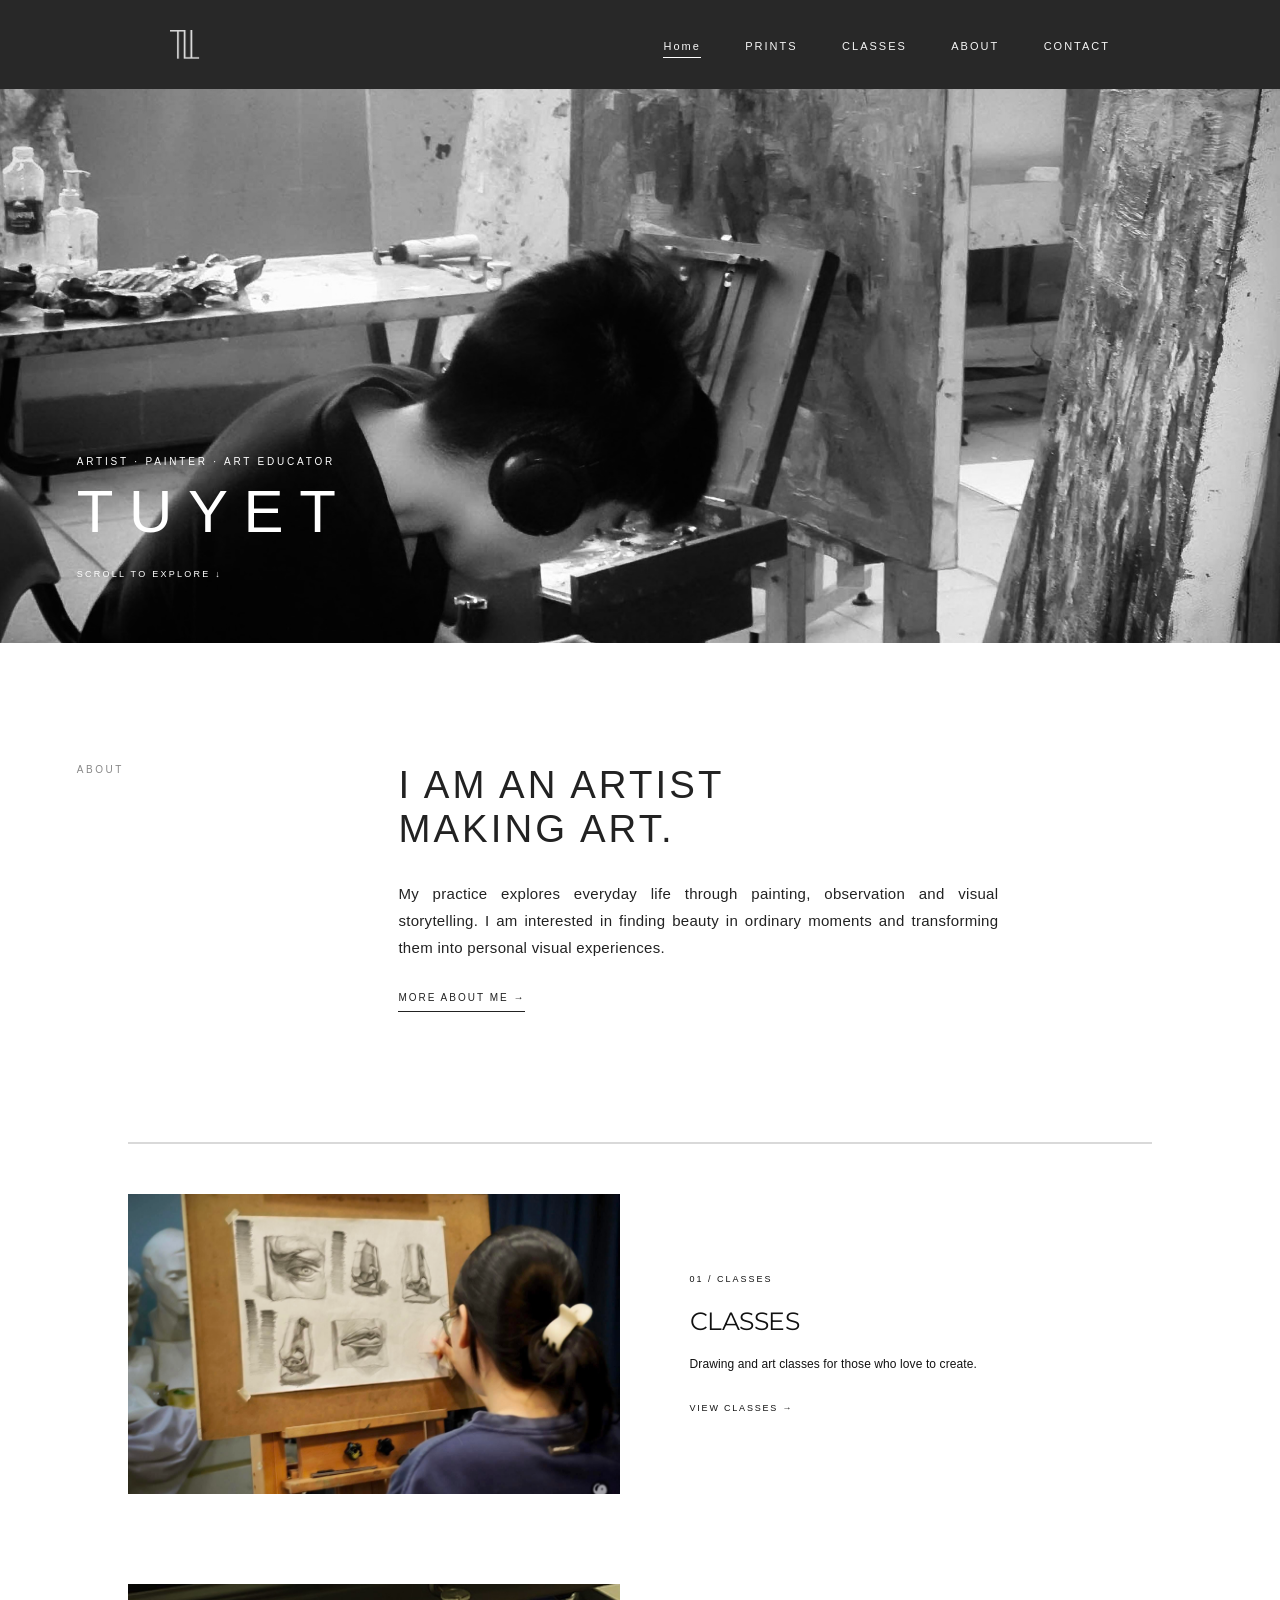
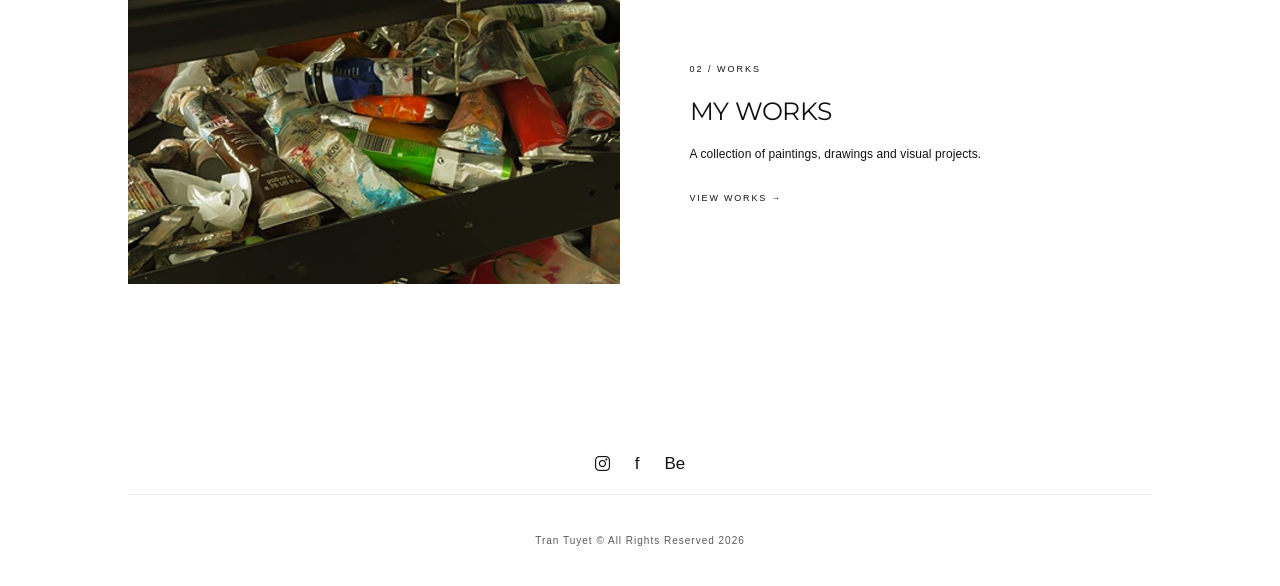
<file: index.html>
<head>
  <meta charset="UTF-8">
  <meta name="viewport" content="width=device-width, initial-scale=1.0">
  <title>T U Y E T</title>
  <link rel="icon" type="image/png" href="image/Group 9.png">
  <link href="https://fonts.googleapis.com/css2?family=Montserrat:wght@300;400;500;600&display=swap" rel="stylesheet">
  <link href="https://cdnjs.cloudflare.com/ajax/libs/font-awesome/6.0.0/css/all.min.css" rel="stylesheet">
  <link rel="stylesheet" href="style5.css">
</head>
<body>
  <div class="overlay" id="overlay"></div>
  <nav class="header">
    <a href="index.html">
    <img src="image/Group 9.png" alt="Logo" class="logo">
</a>
    <div class="menu">
      <a href="index.html" class="menu-link" data-link="#home">Home</a>
     <a href="prints.html" class="menu-link" data-link="#print">PRINTS</a>
      <a href="Classes.html" class="menu-link" data-link="#contact">CLASSES</a>
      <a href="about.html" class="menu-link" data-link="#about">ABOUT</a>
      <a href="contact.html" class="menu-link" data-link="#contact">CONTACT</a>
    </div>
    <div class="bars" onclick="toggleMenu()">
      <i id="menuIcon" class="fa-solid fa-bars-staggered"></i>
    </div>
  </nav>
  <nav class="sidebar" id="sidebar">
      <a href="index.html" class="menu-link" data-link="#home">Home</a>
   <a href="prints.html" class="menu-link" data-link="#print">PRINTS</a>
    <a href="Classes.html" class="menu-link" data-link="#contact">CLASSES</a>
    <a href="about.html" class="menu-link" data-link="#about">ABOUT</a>
    <a href="contact.html" class="menu-link" data-link="#contact">CONTACT</a>
  </nav>
  <script src="bars.js"></script>
  <script src="link.js"></script>
  <script src="script.js"></script>
  <script src="anh.js"></script>
 
<section class="hero">

    <img
        class="hero-img"
        src="image/IMG_8852 4.jpg"
        alt="Tran Tuyet"
    >

    <div class="hero-content">
        <p class="hero-subtitle">
            ARTIST · PAINTER · ART EDUCATOR
        </p>

        <h1>T U Y E T</h1>

        <p class="hero-scroll">
            SCROLL TO EXPLORE ↓
        </p>
    </div>

</section>
<section class="about-intro">

    <div class="about-label">
        ABOUT
    </div>

    <div class="about-text">
        <h2>I AM AN ARTIST<br>
            MAKING ART.
        </h2>

        <p>
            My practice explores everyday life through painting,
            observation and visual storytelling. I am interested in
            finding beauty in ordinary moments and transforming them
            into personal visual experiences.
        </p>

        <a href="about.html" class="about-link">
            MORE ABOUT ME →
        </a>
    </div>

</section>

<div class="about-links">

    <a href="Classes.html" class="about-card">
        <div class="about-image">
            <img src="image/606027083_901780532274286_6609460865331405833_n.jpg" alt="Classes">
        </div>

        <div class="about-info">
               <small>01 / CLASSES</small>
            <h3>CLASSES</h3>
            <p>Drawing and art classes for those who love to create.</p>
            <span>VIEW CLASSES →</span>
        
        </div>
    </a>

    <a href="prints.html" class="about-card">
        <div class="about-image">
            <img src="image/Group 273.png" alt="My works">
        </div>

        <div class="about-info">
            <small>02 / WORKS</small>
            <h3>MY WORKS</h3>
            <p>A collection of paintings, drawings and visual projects.</p>
            <span>VIEW WORKS →</span>
        </div>
    </a>




<div class="footer-social">

   <a href="https://instagram.com/" target="_blank" aria-label="Instagram">
    <i class="fa-brands fa-instagram"></i>
</a>

    <a href="https://facebook.com/" target="_blank" aria-label="Facebook">
        f
    </a>

    <a href="https://behance.net/" target="_blank" aria-label="Behance">
        Be
    </a>



</div>
    <div class="footer-bottom">
        <span>Tran Tuyet © All Rights Reserved 2026</span>
    </div>

</footer>
</body>
</html>
</file>
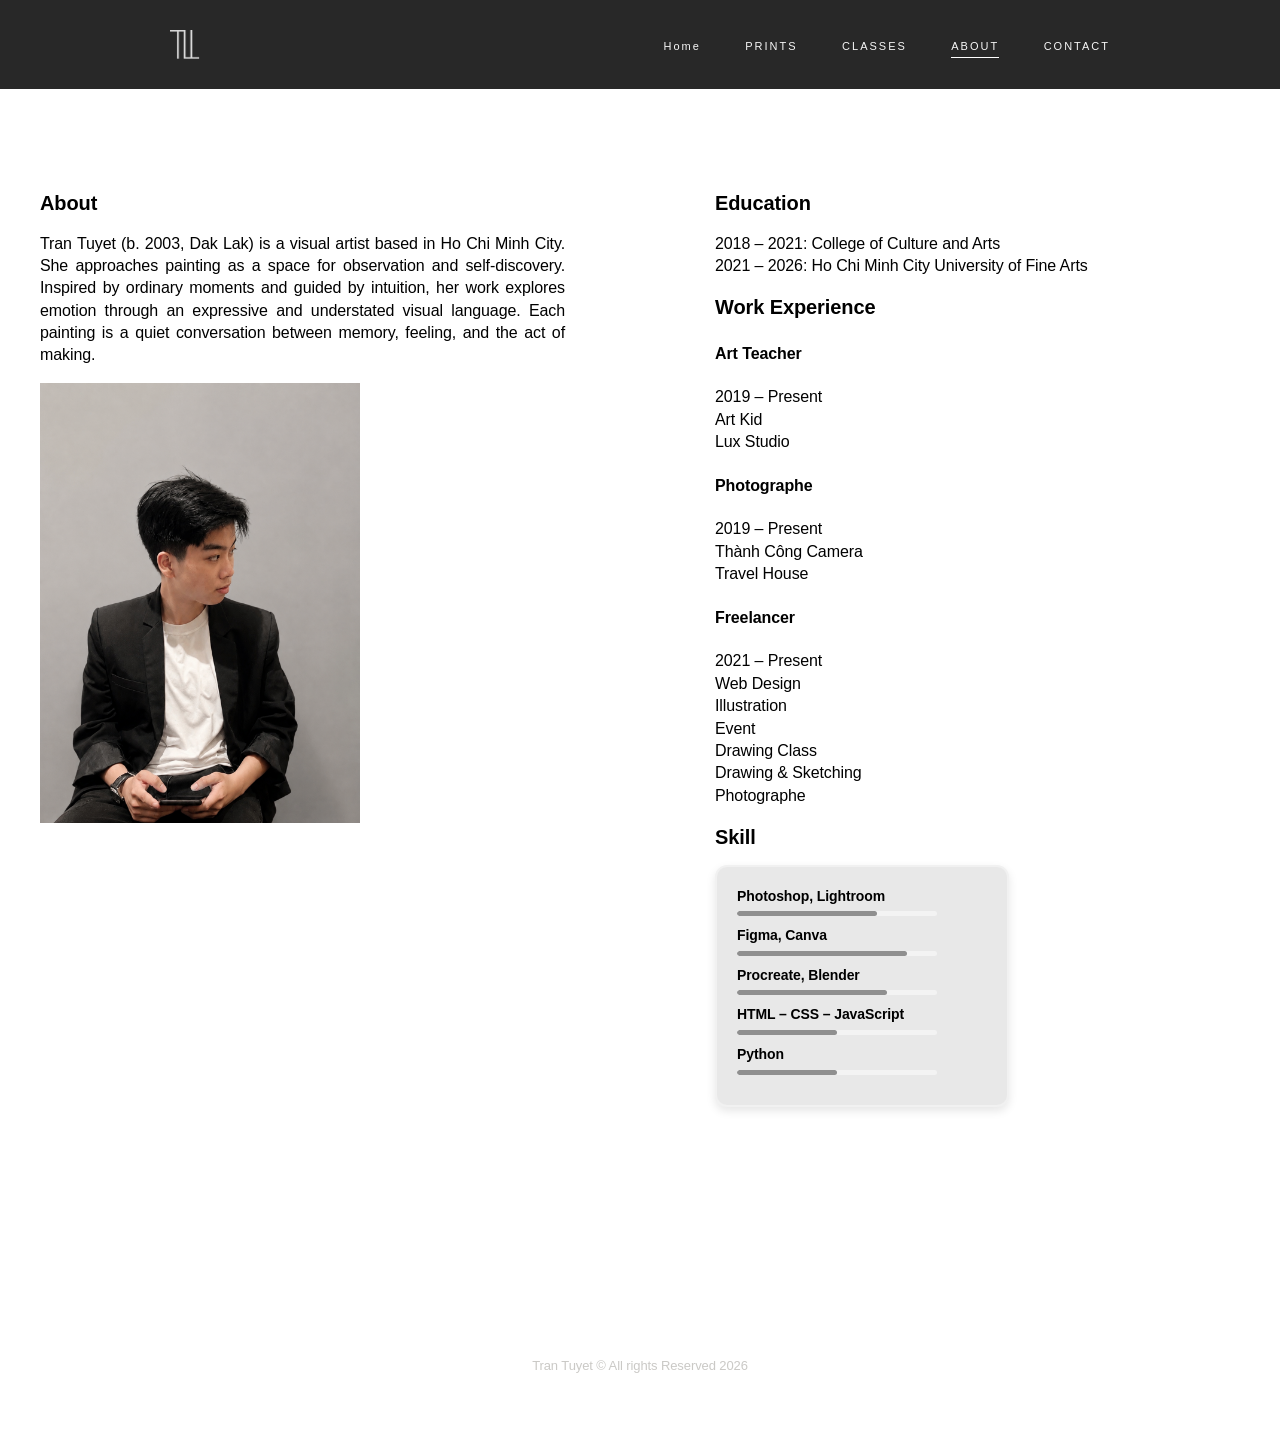
<file: about.html>
<head>
  <meta charset="UTF-8">
  <meta name="viewport" content="width=device-width, initial-scale=1.0">
  <title>T U Y E T</title>
  <link rel="icon" type="image/png" href="image/Group 9.png">
  <link href="https://fonts.googleapis.com/css2?family=Montserrat:wght@300;400;500;600&display=swap" rel="stylesheet">
  <link href="https://cdnjs.cloudflare.com/ajax/libs/font-awesome/6.0.0/css/all.min.css" rel="stylesheet">
  <link rel="stylesheet" href="style1.css">
</head>
<body>
  <div class="overlay" id="overlay"></div>
  <nav class="header">
    <a href="index.html">
    <img src="image/Group 9.png" alt="Logo" class="logo">
</a>
    <div class="menu">
      <a href="index.html" class="menu-link" data-link="#home">Home</a>
     <a href="prints.html" class="menu-link" data-link="#print">PRINTS</a>
      <a href="Classes.html" class="menu-link" data-link="#contact">CLASSES</a>
      <a href="about.html" class="menu-link" data-link="#about">ABOUT</a>
      <a href="contact.html" class="menu-link" data-link="#contact">CONTACT</a>
    </div>
    <div class="bars" onclick="toggleMenu()">
      <i id="menuIcon" class="fa-solid fa-bars-staggered"></i>
    </div>
  </nav>
  <nav class="sidebar" id="sidebar">
      <a href="index.html" class="menu-link" data-link="#home">Home</a>
   <a href="prints.html" class="menu-link" data-link="#print">PRINTS</a>
    <a href="Classes.html" class="menu-link" data-link="#contact">CLASSES</a>
    <a href="about.html" class="menu-link" data-link="#about">ABOUT</a>
    <a href="contact.html" class="menu-link" data-link="#contact">CONTACT</a>
  </nav>
  <script src="bars.js"></script>
  <script src="link.js"></script>
  <script src="script.js"></script>
  <script src="anh.js"></script>
  <main id="app"></main>
  <div class="container">
    <div class="two-column">
      <!-- CỘT TRÁI -->
      <div class="left-column">
        <h1>About</h1>
        <section>
          <p>
            Tran Tuyet (b. 2003, Dak Lak) is a visual artist based in Ho Chi Minh City.
            She approaches painting as a space for observation and self-discovery. Inspired by ordinary moments and
            guided by intuition, her work explores emotion through an expressive and understated visual language.
            Each painting is a quiet conversation between memory, feeling, and the act of making.
          </p>
          <img src="image/7842150A-38E8-41DD-9993-3C2792F6B0D3.PNG" alt="Portrait of Tran Tuyet" class="about-image">
        </section>
      </div>
      <!-- CỘT PHẢI -->
      <div class="right-column">
        <h1>Education</h1>
        <p>
          2018 – 2021: College of Culture and Arts<br>
          2021 – 2026: Ho Chi Minh City University of Fine Arts
        </p>
        <h1>Work Experience</h1>
        <div class="experience-box">
          <div class="experience">
            <h4>Art Teacher</h4>
            <p>
              2019 – Present<br>
              Art Kid<br>
              Lux Studio
            </p>
            <h4>Photographe</h4>
            <p>
              2019 – Present<br>
              Thành Công Camera<br>
              Travel House
            </p>
          </div>
          <div class="experience">
            <h4>Freelancer</h4>
            <p>
              2021 – Present<br>
              Web Design<br>
              Illustration<br>
              Event<br>
              Drawing Class <br>
              Drawing & Sketching <br>
              Photographe<br>
            </p>
          </div>
        </div>
        <h1>Skill</h1>
        <div class="box">
          <div class="skill">
            <span>Photoshop, Lightroom</span>
            <div class="progress">
              <div class="progress-bar" data-percent="70"></div>
            </div>
          </div>
          <div class="skill">
            <span>Figma, Canva</span>
            <div class="progress">
              <div class="progress-bar" data-percent="85"></div>
            </div>
          </div>
          <div class="skill">
            <span>Procreate, Blender</span>
            <div class="progress">
              <div class="progress-bar" data-percent="75"></div>
            </div>
          </div>
          <div class="skill">
            <span>HTML – CSS – JavaScript</span>
            <div class="progress">
              <div class="progress-bar" data-percent="50"></div>
            </div>
          </div>
          <div class="skill">
            <span>Python </span>
            <div class="progress">
              <div class="progress-bar" data-percent="50"></div>
            </div>
          </div>
        </div>
      </div>
    </div>
    </main>
    <footer class="footer">
      Tran Tuyet © All rights Reserved 2026
    </footer>
  </div>
</file>
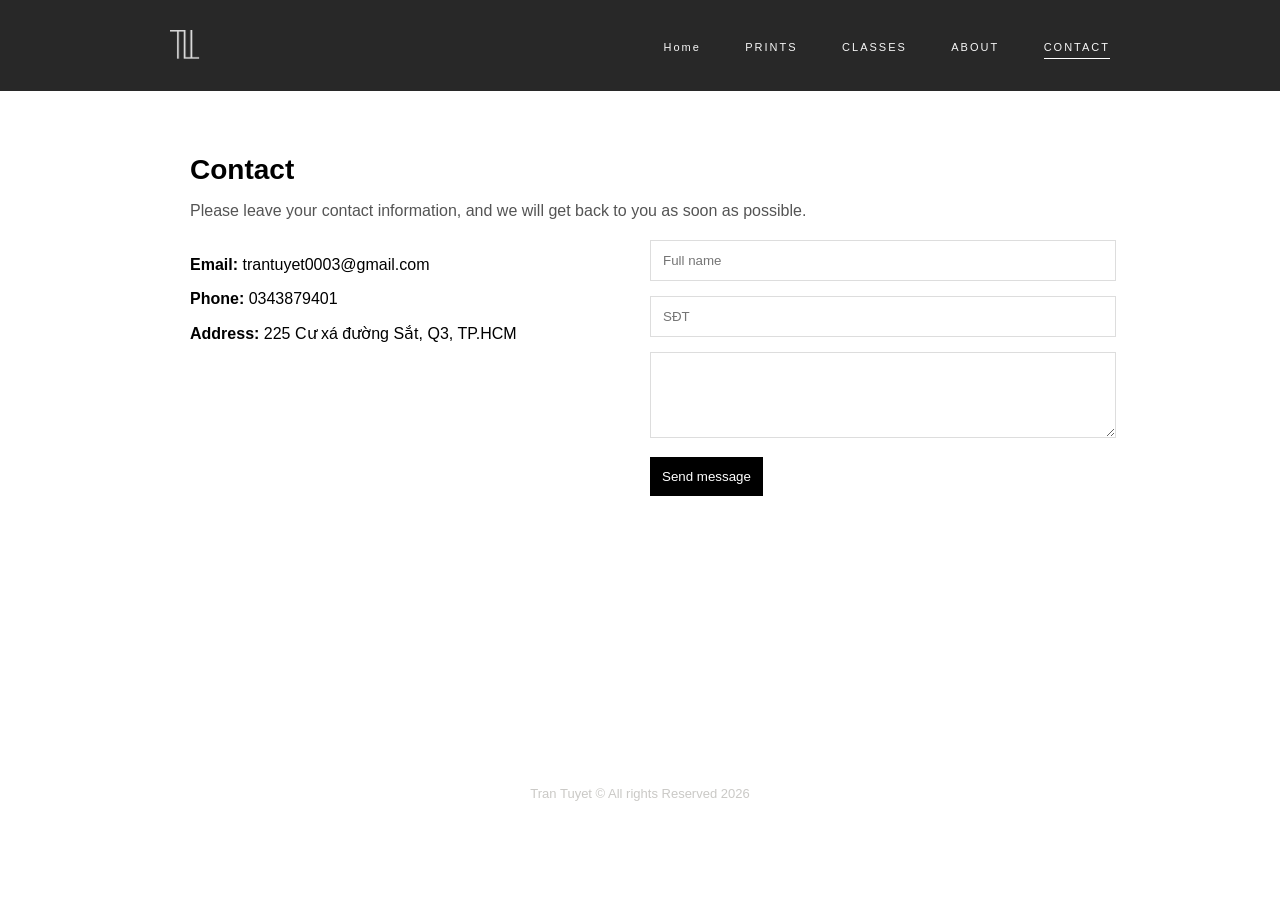
<file: contact.html>
<!DOCTYPE html>
<html lang="vi">
<head>
  <meta charset="UTF-8">
  <meta name="viewport" content="width=device-width, initial-scale=1.0">
  <title>T U Y E T</title>
  <link rel="icon" type="image/png" href="image/Group 9.png">
  <link href="https://fonts.googleapis.com/css2?family=Montserrat:wght@300;400;500;600&display=swap" rel="stylesheet">
  <link href="https://cdnjs.cloudflare.com/ajax/libs/font-awesome/6.0.0/css/all.min.css" rel="stylesheet">
  <link rel="stylesheet" href="style3.css">
</head>
<body>
   <div class="overlay" id="overlay"></div>
  <nav class="header">
    <a href="index.html">
    <img src="image/Group 9.png" alt="Logo" class="logo">
</a>
    <div class="menu">
      <a href="index.html" class="menu-link" data-link="#home">Home</a>
     <a href="prints.html" class="menu-link" data-link="#print">PRINTS</a>
      <a href="Classes.html" class="menu-link" data-link="#contact">CLASSES</a>
      <a href="about.html" class="menu-link" data-link="#about">ABOUT</a>
      <a href="contact.html" class="menu-link" data-link="#contact">CONTACT</a>
    </div>
    <div class="bars" onclick="toggleMenu()">
      <i id="menuIcon" class="fa-solid fa-bars-staggered"></i>
    </div>
  </nav>
  <nav class="sidebar" id="sidebar">
      <a href="index.html" class="menu-link" data-link="#home">Home</a>
   <a href="prints.html" class="menu-link" data-link="#print">PRINTS</a>
    <a href="Classes.html" class="menu-link" data-link="#contact">CLASSES</a>
    <a href="about.html" class="menu-link" data-link="#about">ABOUT</a>
    <a href="contact.html" class="menu-link" data-link="#contact">CONTACT</a>
  </nav>
  <script src="bars.js"></script>
  <script src="link.js"></script>
  <script src="script.js"></script>
  <script src="anh.js"></script>
  <script src="contact.js"></script>
  <!-- CONTACT -->
  <div class="contact-container">
    <h2>Contact</h2>
    <p class="subtitle">
      Please leave your contact information,
      and we will get back to you as soon as possible.
    </p>
    <div class="contact-content">
      <!-- CONTACT INFO -->
      <div class="contact-info">
        <p><strong>Email:</strong> trantuyet0003@gmail.com</p>
        <p><strong>Phone:</strong> 0343879401</p>
        <p><strong>Address:</strong> 225 Cư xá đường Sắt, Q3, TP.HCM</p>
      </div>
      <!-- FORM -->
      <form class="contact-form" id="contactForm">
        <input type="text" id="name" placeholder="Full name" required>
        <input type="SĐT" id="SĐT" placeholder="SĐT" required>
        <textarea id="message" placeholder="Message content" rows="4" required>
        </textarea>
        <button type="submit">
          Send message
        </button>
      </form>
    </div>
  </div>
  <!-- FOOTER -->
  <footer class="footer">
    Tran Tuyet © All rights Reserved 2026
  </footer>

</body>

</html>
</file>
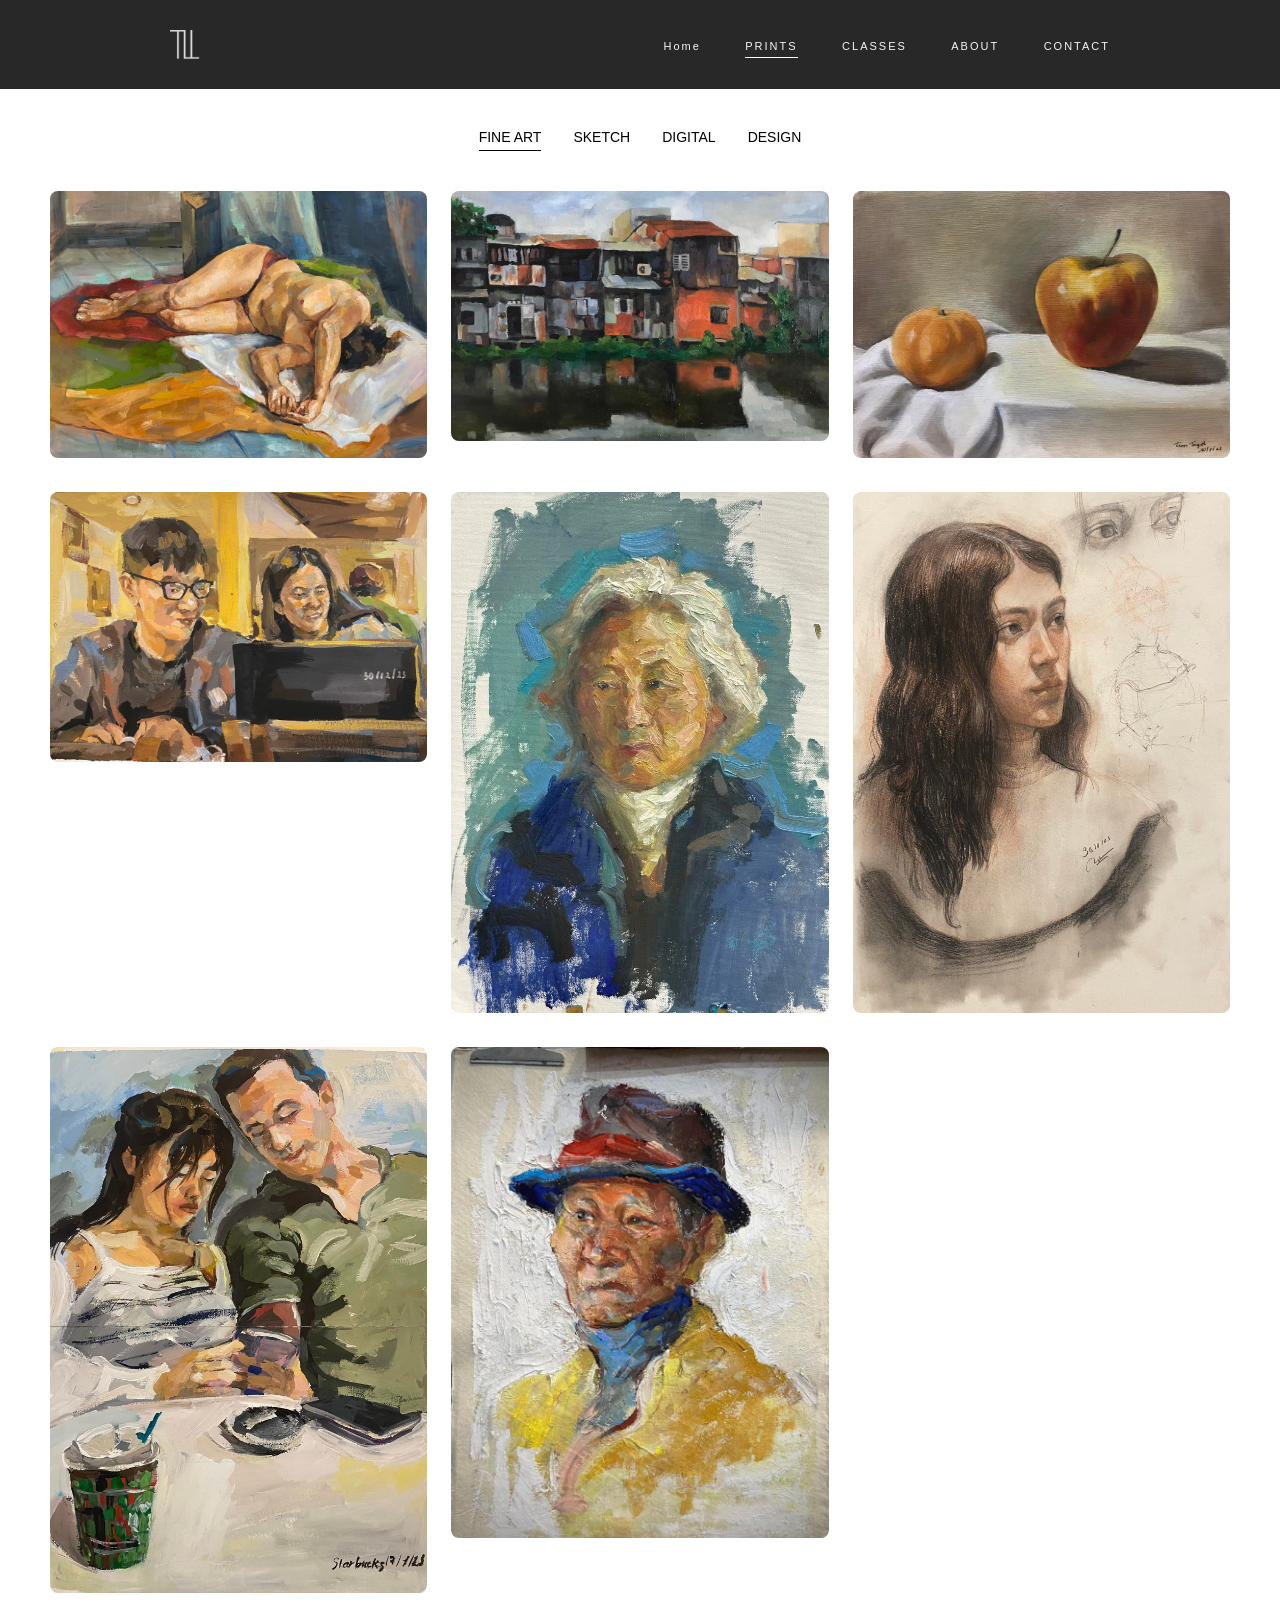
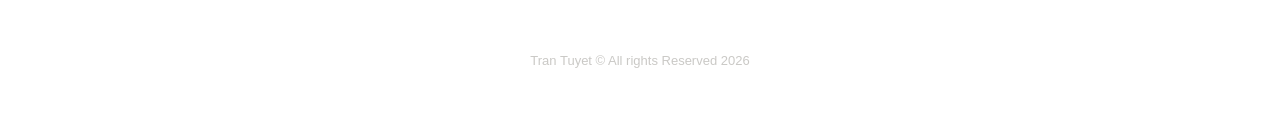
<file: prints.html>
<head>
  <meta charset="UTF-8">
  <meta name="viewport" content="width=device-width, initial-scale=1.0">
  <title>T U Y E T</title>
  <link rel="icon" type="image/png" href="image/Group 9.png">
  <link href="https://fonts.googleapis.com/css2?family=Montserrat:wght@300;400;500;600&display=swap" rel="stylesheet">
  <link href="https://cdnjs.cloudflare.com/ajax/libs/font-awesome/6.0.0/css/all.min.css" rel="stylesheet">
  <link rel="stylesheet" href="style.css">
</head>
<body>
   <div class="overlay" id="overlay"></div>
  <nav class="header">
    <a href="index.html">
    <img src="image/Group 9.png" alt="Logo" class="logo">
</a>
    <div class="menu">
      <a href="index.html" class="menu-link" data-link="#home">Home</a>
     <a href="prints.html" class="menu-link" data-link="#print">PRINTS</a>
      <a href="Classes.html" class="menu-link" data-link="#contact">CLASSES</a>
      <a href="about.html" class="menu-link" data-link="#about">ABOUT</a>
      <a href="contact.html" class="menu-link" data-link="#contact">CONTACT</a>
    </div>
    <div class="bars" onclick="toggleMenu()">
      <i id="menuIcon" class="fa-solid fa-bars-staggered"></i>
    </div>
  </nav>
  <nav class="sidebar" id="sidebar">
      <a href="index.html" class="menu-link" data-link="#home">Home</a>
   <a href="prints.html" class="menu-link" data-link="#print">PRINTS</a>
    <a href="Classes.html" class="menu-link" data-link="#contact">CLASSES</a>
    <a href="about.html" class="menu-link" data-link="#about">ABOUT</a>
    <a href="contact.html" class="menu-link" data-link="#contact">CONTACT</a>
  </nav>
  <script src="bars.js"></script>
  <script src="link.js"></script>
  <script src="script.js"></script>
  <script src="anh.js"></script>
  <div id="google_translate_element"></div>


<script src="https://translate.google.com/translate_a/element.js?cb=googleTranslateElementInit"></script>
  <!-- FILTER BAR -->
  <div class="filter-bar">
    <span class="filter-item active" data-filter="fineart" data-link="index.html">FINE ART</span>
    <span class="filter-item" data-filter="sketch" data-link="sketch.html">SKETCH</span>
    <span class="filter-item" data-filter="digital" data-link="digital.html">DIGITAL</span>
    <span class="filter-item" data-filter="design" data-link="design.html">DESIGN</span>
  </div>
  <!-- GALLERY -->
  <div class="gallery">
    <div class="gallery-item" data-category="photo">
      <div class="img-wrap">
        <img src="image/480322560_935055198749054_2057968793937669233_n.jpg">
      </div>
      <div class="title"></div>
    </div>

    <div class="gallery-item" data-category="photo">
      <div class="img-wrap">
        <img src="image/480319903_934501625471078_4374676311597123511_n.jpg">
      </div>
    </div>
    <div class="gallery-item" data-category="photo">
      <div class="img-wrap">
        <img src="image/480212651_933837428870831_2804884142030493798_n.jpg">
      </div>
    </div>
    <div class="gallery-item" data-category="photo">
      <div class="img-wrap">
        <img src="image/485179043_957050726549501_4429113555703105779_n.jpg">
      </div>
    </div>
    <div class="gallery-item" data-category="print">
      <div class="img-wrap">
        <img src="image/540514131_1079661067621799_6792637937605789233_n.jpg">
      </div>
      <div class="title"></div>
    </div>
    <div class="gallery-item" data-category="design">
      <div class="img-wrap">
        <img src="image/480683274_935413478713226_5068950776820447349_n 1.png">
      </div>
      <div class="title"></div>
    </div>
    <div class="gallery-item" data-category="photo">
      <div class="img-wrap">
        <img src="486000904_957050783216162_703529819010156306_n.jpg">
      </div>
      <div class="title"></div>
    </div>
    <div class="gallery-item" data-category="photo">
      <div class="img-wrap">
        <img src="image/538190374_1072871264967446_4287590104530276210_n.jpg">
      </div>
      <div class="title"></div>
    </div>
  </div>
  </div>
  </div>
  </div>
  <footer class="footer">
    Tran Tuyet © All rights Reserved 2026
  </footer>
</body>
</html>
</file>
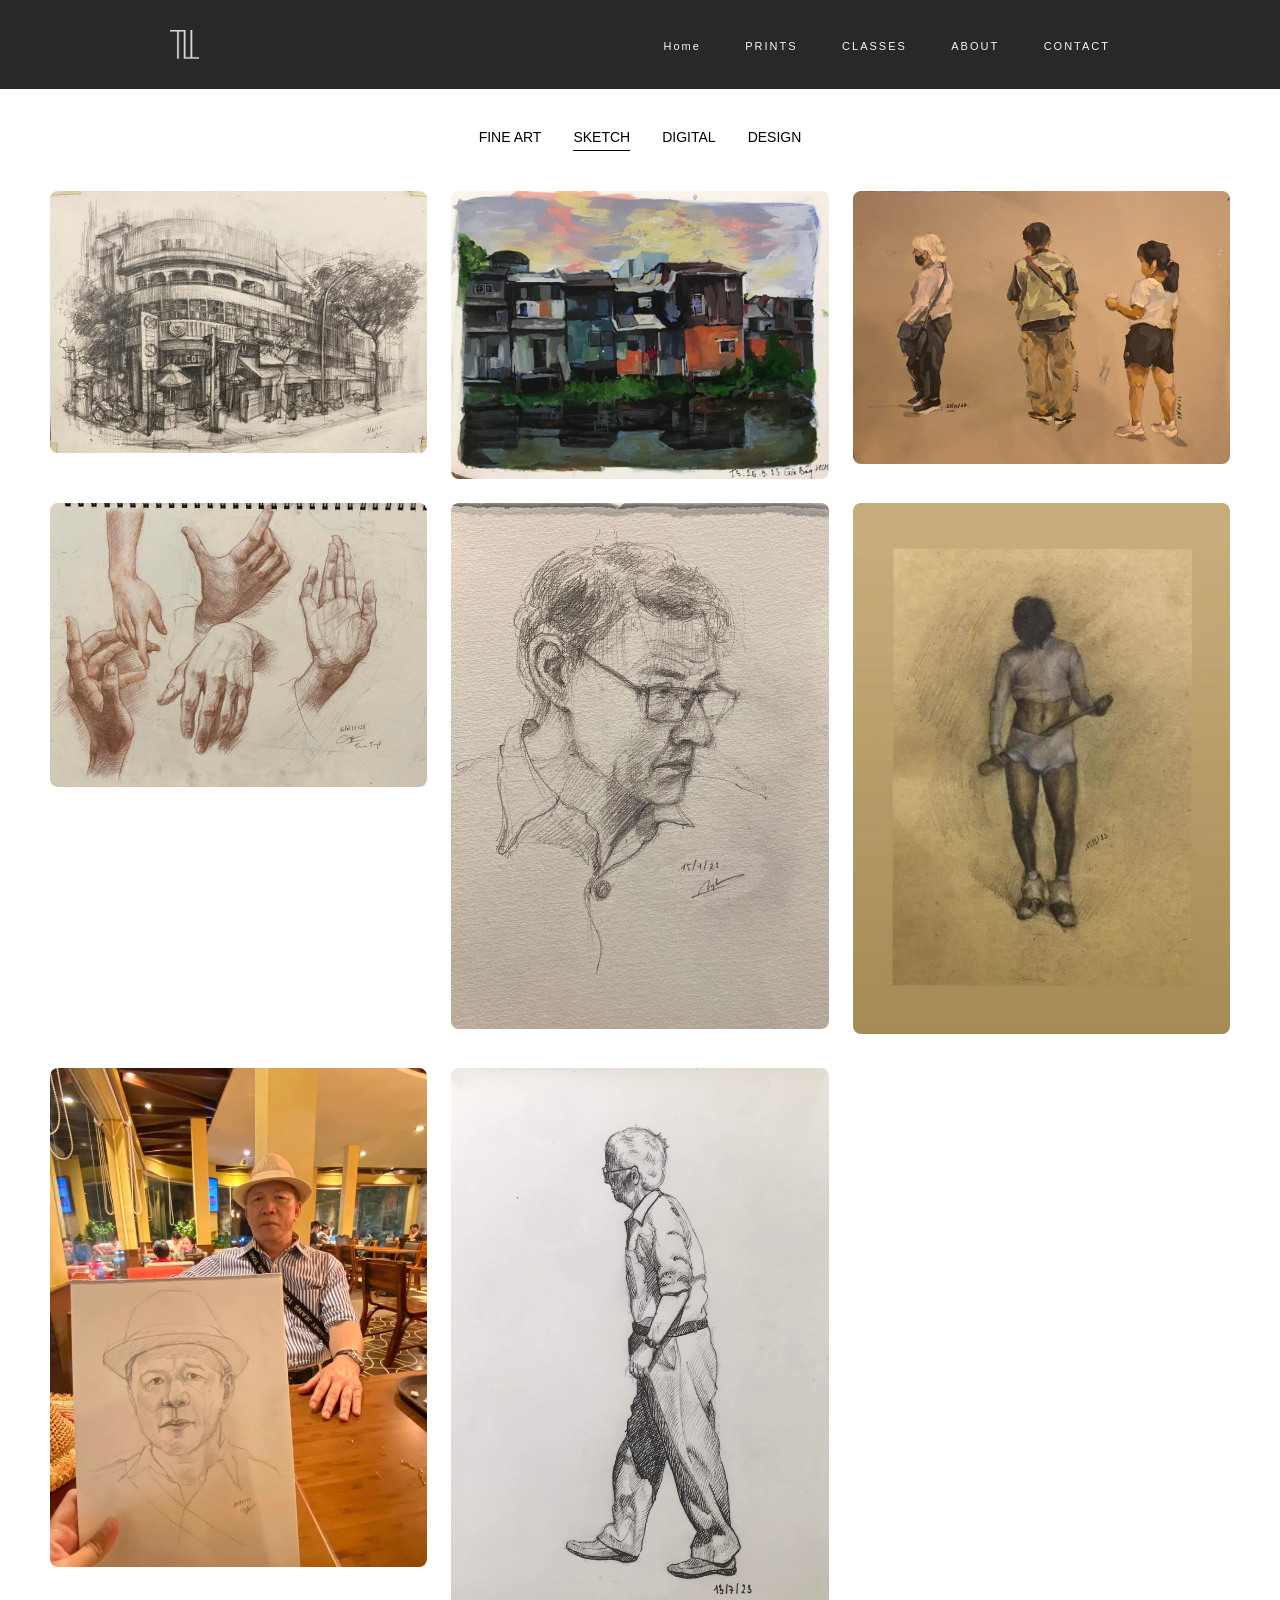
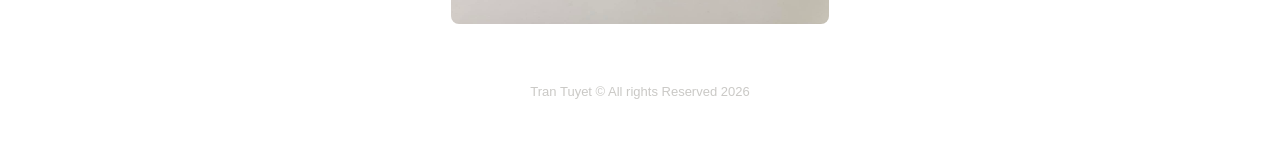
<file: sketch.html>
<head>
  <meta charset="UTF-8">
  <meta name="viewport" content="width=device-width, initial-scale=1.0">
  <title>T U Y E T</title>
  <link rel="icon" type="image/png" href="image/Group 9.png">
  <link href="https://fonts.googleapis.com/css2?family=Montserrat:wght@300;400;500;600&display=swap" rel="stylesheet">
  <link href="https://cdnjs.cloudflare.com/ajax/libs/font-awesome/6.0.0/css/all.min.css" rel="stylesheet">
  <link rel="stylesheet" href="style01.css">
</head>
<body>
  <div class="overlay" id="overlay"></div>
  <nav class="header">
    <a href="index.html">
    <img src="image/Group 9.png" alt="Logo" class="logo">
</a>
    <div class="menu">
      <a href="index.html" class="menu-link" data-link="#home">Home</a>
     <a href="prints.html" class="menu-link" data-link="#print">PRINTS</a>
      <a href="Classes.html" class="menu-link" data-link="#contact">CLASSES</a>
      <a href="about.html" class="menu-link" data-link="#about">ABOUT</a>
      <a href="contact.html" class="menu-link" data-link="#contact">CONTACT</a>
    </div>
    <div class="bars" onclick="toggleMenu()">
      <i id="menuIcon" class="fa-solid fa-bars-staggered"></i>
    </div>
  </nav>
  <nav class="sidebar" id="sidebar">
      <a href="index.html" class="menu-link" data-link="#home">Home</a>
   <a href="prints.html" class="menu-link" data-link="#print">PRINTS</a>
    <a href="Classes.html" class="menu-link" data-link="#contact">CLASSES</a>
    <a href="about.html" class="menu-link" data-link="#about">ABOUT</a>
    <a href="contact.html" class="menu-link" data-link="#contact">CONTACT</a>
  </nav>
  <script src="bars.js"></script>
  <script src="link.js"></script>
  <script src="script.js"></script>
  <script src="anh.js"></script>
  <!-- FILTER BAR -->
  <div class="filter-bar">
    <span class="filter-item " data-filter="fineart" data-link="index.html">FINE ART</span>
    <span class="filter-item active" data-filter="sketch" data-link="sketch.html">SKETCH</span>
    <span class="filter-item" data-filter="digital" data-link="digital.html">DIGITAL</span>
    <span class="filter-item" data-filter="design" data-link="design.html">DESIGN</span>
  </div>
  <!-- GALLERY -->
  <div class="gallery">
    <div class="gallery-item" data-category="photo">
      <div class="img-wrap">
        <img src="image/480259511_935393482048559_4420173373427123093_n.jpg">
      </div>
      <div class="title"></div>
    </div>
    <div class="gallery-item" data-category="photo">
      <div class="img-wrap">
        <img src="image/480813592_934401222147785_4073492316240256709_n.jpg">
      </div>
    </div>
    <div class="gallery-item" data-category="photo">
      <div class="img-wrap">
        <img src="image/480578510_935401468714427_8191687884979812950_n.jpg">
      </div>
    </div>
    <div class="gallery-item" data-category="photo">
      <div class="img-wrap">
        <img src="image/480590707_935692648685309_6397878446073953664_n.jpg">
      </div>
    </div>
    <div class="gallery-item" data-category="print">
      <div class="img-wrap">
        <img src="image/480404701_935404348714139_5058534410729689096_n.jpg">
      </div>
      <div class="title"></div>
    </div>
    <div class="gallery-item" data-category="design">
      <div class="img-wrap">
        <img src="image/480366685_934482372139670_7854317506918255161_n.jpg">
      </div>
      <div class="title"></div>
    </div>
    <div class="gallery-item" data-category="photo">
      <div class="img-wrap">
        <img src="image/480745154_935706945350546_2945748606854991547_n.jpg">
      </div>
      <div class="title"></div>
    </div>
    <div class="gallery-item" data-category="photo">
      <div class="img-wrap">
        <img src="image/480495196_933438828910691_4955117147835942794_n.jpg">
      </div>
      <div class="title"></div>
    </div>
  </div>
  </div>
  </div>
  </div>

  <footer class="footer">
    Tran Tuyet © All rights Reserved 2026
  </footer>
</body>

</html>
</file>
<file: style5.css>
html,
body {
  margin: 0 auto;
}

body {
  margin: 0;
  padding: 0;
  font-family: 'Helvetica Neue', Helvetica, Arial, sans-serif;
  text-align: justify;
  background-color: #ffffff;
  height: 100%;
  margin: 0;
}

section {
  line-height: 1.3;
}

/* HEADER */
.header {
  background-color: #282828;
  display: flex;
  justify-content: space-between;
  align-items: center;
  padding: 30px 150px;

}

/* Mặc định: DESKTOP */
.logo {
  width: 30px;
  height: auto;
  /* giữ đúng tỉ lệ */
}

.header a {
  color: #f7f7f7;
  text-decoration: none;
  margin: 0 20px;
  font-size: 11px;
  font-weight: 500;
  letter-spacing: 2px;
  max-width: 800px;

}



/* BARS */
.bars {
  display: none;
  color: rgb(206, 206, 206);
  font-size: 25px;
  cursor: pointer;
  z-index: 9999;
  position: fixed;
  top: 30px;
  right: 30px;

}

#menuIcon {
  transform: scaleY(.95);
  /* càng nhỏ càng mỏng theo chiều dọc */
}

/* SIDEBAR */
.sidebar {
  position: fixed;
  top: 0;
  right: -350px;
  /* QUAN TRỌNG */
  width: 250px;
  height: 100%;
  background-color: #464646;
  padding: 60px 30px;
  display: flex;
  flex-direction: column;
  gap: 20px;
  transition: right 0.3s ease;
  z-index: 1000;
}

.sidebar.active {
  right: 0;
}

.sidebar a {
  color: white;
  text-decoration: none;
  font-size: 14px;
}

.menu-link {
  position: relative;
  padding-bottom: 6px;
}

/* gạch ngang */
.menu-link::after {
  content: "";
  position: absolute;
  left: 0;
  bottom: 0;
  width: 0;
  height: 1px;
  background-color: #fff;
  transition: width 0.4s ease;
}

/* khi active → gạch chạy xong & dừng lại */
.menu-link.active::after {
  width: 100%;
}


/* ===== FILTER BAR ===== */
.filter-bar {
  display: flex;
  justify-content: center;
  gap: 32px;
  margin: 40px 0;
}

.filter-item {
  position: relative;
  display: inline-block;
  padding-bottom: 6px;
  cursor: pointer;
  text-decoration: none;
  color: black;
}

.filter-item::after {
  content: "";
  position: absolute;
  left: 0;
  bottom: 0;
  width: 0;
  height: 2px;
  background: #000;
  transition: width 0.3s ease;
}

.filter-item.active::after {
  width: 100%;
}



.title {
  margin-top: 10px;
  font-weight: bold;
}

/* ===== FILTER BAR ===== */
.filter-bar {
  display: flex;
  justify-content: center;
  gap: 32px;
  margin: 40px 0;
}

/* ITEM */
.filter-item {
  position: relative;
  font-size: 14px;
  cursor: pointer;
  padding-bottom: 6px;
  display: inline-block;   /* 🔥 BẮT BUỘC */
}

/* LINE */
.filter-item::after {
  content: "";
  position: absolute;
  left: 0;
  bottom: 0;
  width: 0;
  height: 1px;
  background: #000;
  transition: width 0.3s ease;
}

/* ACTIVE */
.filter-item.active::after {
  width: 100%;
}

.hero {
    position: relative;
    width: 100%;
    overflow: hidden;
    background: #fff;
}

.hero-img {
    display: block;
    width: 100%;
    height: auto;
    animation: imageMove 14s ease-in-out infinite alternate;
}

/* Ảnh chuyển động rất nhẹ */
@keyframes imageMove {
    from {
        transform: scale(1);
    }

    to {
        transform: scale(1.015);
    }
}


/* =========================
   HERO TEXT
========================= */

.hero-content {
    position: absolute;
    z-index: 2;
    left: 6vw;
    bottom: 7vh;
    color: #fff;
    font-family: "Helvetica Neue", Helvetica, Arial, sans-serif;
    animation: contentIn 1.5s cubic-bezier(.22,1,.36,1) forwards;
}

.hero-subtitle {
    margin: 0 0 16px;

    font-size: 10px;
    font-weight: 400;
    letter-spacing: .28em;
    line-height: 1.5;

    opacity: 0;
    animation: textIn 1s ease .2s forwards;
}

.hero-content h1 {
    margin: 0;
    font-size: 60px;
    font-weight: 300;
    line-height: .9;
    opacity: 0;
    animation: textIn 1.2s cubic-bezier(.22,1,.36,1) .4s forwards;
}

.hero-scroll {
    margin: 30px 0 0;

    font-size: 9px;
    font-weight: 400;
    letter-spacing: .25em;

    opacity: 0;
    animation:
        textIn 1s ease .8s forwards,
        scrollFloat 2.5s ease-in-out 2s infinite;
}
.about-intro {
    display: grid;
    grid-template-columns: 25% 75%;
    gap: 40px;

    padding: 120px 6vw;

    background: #fff;
    color: #222;
}

.about-label {
    font-size: 10px;
    letter-spacing: .25em;
    color: #888;
}

.about-text {
    max-width: 750px;
}

.about-text h2 {
    margin: 0 0 28px;

    font-family: "Helvetica Neue", Helvetica, Arial, sans-serif;
    font-size: clamp(24px, 3vw, 42px);
    font-weight: 300;
    line-height: 1.15;
    letter-spacing: 0.08em;
    text-transform: uppercase;
}
.about-text p {
    max-width: 600px;

    margin: 0 0 30px;

    font-size: 15px;
    font-weight: 300;
    line-height: 1.8;
    letter-spacing: .02em;
}

.about-link {
    display: inline-block;

    color: #222;
    text-decoration: none;

    font-size: 10px;
    letter-spacing: .2em;

    border-bottom: 1px solid #222;
    padding-bottom: 7px;

    transition: opacity .3s ease;
}

.about-link:hover {
    opacity: .5;
}


/* MOBILE */

@media (max-width: 834px) {

    .about-intro {
        display: block;
        padding: 30px 20px;
    }

    .about-label {
        margin-bottom: 25px;
        font-size: 8px;
    }

    .about-text h2 {
        font-size: 20px;
        line-height: 1.15;
        letter-spacing: 0.06em;
        font-weight: 300;
        margin-bottom: 15px;
    }

    .about-text p {
        font-size: 13px;
        line-height: 1.7;
        margin-bottom: 25px;
    }

    .about-link {
        font-size: 8px;
    }

}
.about-links {
  
    max-width: 1000px;
    margin: 100px auto 0;
}

.about-card {
    display: grid;
    grid-template-columns: 48% 52%;
    align-items: center;
    width: 100%;
    margin: 0 auto 90px;
    color: #111;
    text-decoration: none;
    transition: opacity 0.4s ease;
}
.about-links {
    width: 80%;
    max-width: 1200px;
    margin: 10px auto 0;
    
    border-top: 2px solid rgba(0, 0, 0, 0.15);
    padding-top: 50px;
}

.about-card:hover {
    opacity: 0.65;
}

.about-image {
    overflow: hidden;
}

.about-image img {
    width: 100%;
    height: 300px;
    object-fit: cover;
    display: block;

    transition: transform 0.7s ease;
}

.about-card:hover .about-image img {
    transform: scale(1.025);
}

.about-info {
    padding-left: 70px;
}

.about-info small {
    display: block;
    margin-bottom: 22px;

    font-size: 9px;
    font-weight: 400;
    letter-spacing: 2px;
    text-transform: uppercase;
}

.about-info h3 {
    margin: 0 0 18px;

    font-family: 'Montserrat', sans-serif;
    font-size: 25px;
    font-weight: 400;
    letter-spacing: -0.5px;
}

.about-info p {
    max-width: 320px;
    margin: 0 0 28px;

    font-size: 12px;
    font-weight: 300;
    line-height: 1.8;
    letter-spacing: 0.1px;
}

.about-info span {
    font-size: 9px;
    font-weight: 400;
    letter-spacing: 1.8px;
    text-transform: uppercase;
}

/* MOBILE */
@media (max-width: 700px) {

    .about-links {
        width: 88%;
    }

    .about-card {
        grid-template-columns: 1fr;
        gap: 25px;
    }

    .about-image img {
        height: 240px;
    }

    .about-info {
        padding: 0;
    }

}
.footer {
    padding: 70px 6vw 25px;
    text-align: center;
    font-family: 'Montserrat', sans-serif;
}

.footer-social {
    display: flex;
    justify-content: center;
    align-items: center;
    gap: 25px;

    padding-top: 80px;
    margin-bottom: 20px;
}

.footer-social a {
    color: #111;
    text-decoration: none;

    font-size: 17px;
    font-weight: 400;

    transition: opacity 0.3s ease,
                transform 0.3s ease;
}

.footer-social a:hover {
    opacity: 0.5;
    transform: translateY(-3px);
}

.footer-social span {
    font-size: 15px;
}

.footer-bottom {
    display: flex;
    justify-content: center;
    align-items: center;
    gap: 8px;

    padding: 40px 0;

    border-top: 1px solid rgba(0, 0, 0, 0.12);

    font-size: 10px;
    letter-spacing: 1px;
    font-weight: 300;
    opacity: 0.65;
}
/* =========================
   TEXT ANIMATION
========================= */

@keyframes textIn {

    from {
        opacity: 0;
        transform: translateY(25px);
    }

    to {
        opacity: 1;
        transform: translateY(0);
    }

}

@keyframes contentIn {

    from {
        opacity: 0;
    }

    to {
        opacity: 1;
    }

}

@keyframes scrollFloat {

    0%, 100% {
        transform: translateY(0);
        opacity: .45;
    }

    50% {
        transform: translateY(6px);
        opacity: 1;
    }

}


/* =========================
   MOBILE
========================= */

@media (max-width: 834px) {

    .hero {
        width: 100%;
    }

    .hero-img {
        width: 100%;
        height: auto;

        animation: imageMobile 14s ease-in-out infinite alternate;
    }

    @keyframes imageMobile {

        from {
            transform: scale(1);
        }

        to {
            transform: scale(1.01);
        }

    }

    .hero-content {
        left: 20px;
        bottom: 25px;
    }

    .hero-subtitle {
        font-size: 7px;
        letter-spacing: .18em;
        margin-bottom: 10px;
    }

    .hero-content h1 {
        font-size: 20px;
        letter-spacing: .1em;
    }
    .hero-scroll {
        margin-top: 18px;
        font-size: 7px;
        letter-spacing: .18em;
    }

}





/* iPad & tablet */
@media (min-width: 834px) and (max-width: 1100px) {
  .menu {
    display: none;
  }

  .bars {
    display: block;
  }




  .logo {
    position: relative;
    left: -115px;
  }
}

/* MOBILE */
@media (max-width: 834px) {
  * {
    box-sizing: border-box;
  }

  .body {
    max-width: 600px;
  }

  .header {
    padding: 20px 20px;
  }

  /* Mặc định: DESKTOP */
  .logo {
    width: 23px;
    position: relative;
    left: 10px;
  }

  .menu {
    display: none;
  }

  .bars {
    display: block !important;
    font-size: 20px;
    top: 20px;
    right: 25px;
  }
  .modal {
    display: none;
    position: fixed;
    z-index: 100;
    left: 0;
    top: 0;
    width: 100%;
    height: 100%;
    background-color: rgba(0, 0, 0, 0.8);
    justify-content: center;
    align-items: center;
    flex-direction: column;
  }

  .modal img {
    max-width: 90%;
    max-height: 80%;
    border-radius: 10px;
  }

  .modal .controls {
    margin-top: 15px;
    color: white;
    font-size: 24px;
    user-select: none;
  }

  .modal .controls span {
    cursor: pointer;
    margin: 0 20px;
    font-weight: bold;
  }

.filter-item {
  position: relative;
  font-size: 12px;
    padding-bottom: 4px;
 
  }

    /* FOOTER KẾT TRANG */
  .footer {
    margin-top: 50px;
  }

}
</file>
<file: style1.css>
/* RESET CƠ BẢN */
html,
body {
  margin: 0;
  padding: 0;

   
}

body {
  font-family: 'Helvetica Neue', Helvetica, Arial, sans-serif;
  background-color: #ffffff;
  text-align: justify;
  
}


/* ================= HEADER ================= */
.header {
  background-color: #282828;
  display: flex;
  justify-content: space-between;
  align-items: center;
  padding: 30px 150px;

}

.logo {
  width: 30px;
  height: auto;
}

.header a {
  color: #f7f7f7;
  text-decoration: none;
  margin: 0 20px;
  font-size: 11px;
  font-weight: 500;
  letter-spacing: 2px;
}

/* ================= OVERLAY ================= */
.overlay {
  position: fixed;
  inset: 0;
  background: rgba(0, 0, 0, 0.5);
  display: none;
  z-index: 998;
}

.overlay.active {
  display: block;
}

/* ================= MENU ICON ================= */
.bars {
  display: none;
  color: #cecece;
  font-size: 25px;
  cursor: pointer;
  position: fixed;
  top: 30px;
  right: 30px;
  z-index: 1001;
}

#menuIcon {
  transform: scaleY(0.95);
}

/* ================= SIDEBAR ================= */
.sidebar {
  position: fixed;
  top: 0;
  right: -350px;
  /* đúng bằng width */
  width: 200px;
  height: 100%;
  background-color: #464646;
  padding: 60px 30px;
  display: flex;
  flex-direction: column;
  gap: 20px;
  transition: right 0.3s ease;
  z-index: 1000;
}

.sidebar.active {
  right: 0;
}

.sidebar a {
  color: white;
  text-decoration: none;
  font-size: 14px;
}

/* ================= MENU LINK ================= */
.menu-link {
  position: relative;
  padding-bottom: 6px;
}

.menu-link::after {
  content: "";
  position: absolute;
  left: 0;
  bottom: 0;
  width: 0;
  height: 1px;
  background-color: #fff;
  transition: width 0.4s ease;
}

.menu-link.active::after {
  width: 100%;
}

/* ================= CONTENT ================= */
.container {
  max-width: 1200px;
  margin: 70px auto 0;
  padding: 16px;
  font-size: 16px;
  font-family: 'Arimo', sans-serif;
  line-height: 1.4;
  /* FIX: không để line-height = 1 */
  letter-spacing: -0.1px;
}

.container h1 {
  font-size: 20px;
  font-family: 'Franklin Gothic Medium', 'Arial Narrow', Arial, sans-serif;
}

/* ================= BOX ================= */
.box {
  width: 250px;
  background: #e8e8e8;
  padding: 20px;
  border: 2px solid #f1f1f1;
  border-radius: 12px;
  box-shadow: 0 4px 10px rgba(0, 0, 0, 0.1);
}

/* ================= SKILLS ================= */
.skills-box h1 {
  font-size: 18px;
  text-align: center;
  margin-bottom: 15px;
}

.skill {
  margin-bottom: 10px;
  max-width: 200px;
}

.skill span {
  display: block;
  font-weight: bold;
  margin-bottom: 5px;
  font-size: 14px;
}

.progress {
  background: #f3f3f3;
  height: 5px;
  border-radius: 10px;
  overflow: hidden;
}

.progress-bar {
  height: 100%;
  width: 0;
  background: #8f8f8f;
  border-radius: 10px;
  transition: width 1.5s ease-in-out;
}

/* ================= GRID ================= */
.two-column {
  display: grid;
  grid-template-columns: 1fr 1fr;
  gap: 150px;
}
.about-image {
    width: 100%;
    max-width: 320px;   /* hoặc 400px tùy ý */
    height: auto;
 
    display: block;
    border-radius: px; /* tùy chọn */
}
/* ================= FOOTER ================= */
.footer {
  text-align: center;
  font-size: 13px;
  color: #a8a6a1;
  padding: 50px 0;
  opacity: 0.6;
  margin-top: 200px;
}

/* ================= TABLET ================= */
@media (max-width: 1100px) {
  .menu {
    display: none;
  }

  .bars {
    display: block;
  }

  .two-column {
    grid-template-columns: 1fr;
    gap: 100px;
    padding: 0 50px;
  }

  .logo {
    left: 0;
    position: static;
  }
}

/* ================= MOBILE ================= */
@media (max-width: 834px) {
  .header {
    padding: 20px;
  }

  .logo {
    width: 23px;
  }

  .bars {
    font-size: 20px;
    top: 20px;
    right: 25px;
  }

  .container {
    margin-top: 30px;
    font-size: 14px;
  }

  .two-column {
    display: block;
    padding: 0 5px;
  }

  .footer {
    margin-top: 50px;
  }
}
</file>
<file: style3.css>
/* RESET CƠ BẢN */
html,
body {
  margin: 0;
  padding: 0;

   
}

body {
  font-family: 'Helvetica Neue', Helvetica, Arial, sans-serif;
  background-color: #ffffff;
  text-align: justify;
  
}


/* ================= HEADER ================= */
.header {
  background-color: #282828;
  display: flex;
  justify-content: space-between;
  align-items: center;
  padding: 30px 150px;

}

.logo {
  width: 30px;
  height: auto;
}

.header a {
  color: #f7f7f7;
  text-decoration: none;
  margin: 0 20px;
  font-size: 11px;
  font-weight: 500;
  letter-spacing: 2px;
}

/* ================= OVERLAY ================= */
.overlay {
  position: fixed;
  inset: 0;
  background: rgba(0, 0, 0, 0.5);
  display: none;
  z-index: 998;
}

.overlay.active {
  display: block;
}

/* ================= MENU ICON ================= */
.bars {
  display: none;
  color: #cecece;
  font-size: 25px;
  cursor: pointer;
  position: fixed;
  top: 30px;
  right: 30px;
  z-index: 1001;
}

#menuIcon {
  transform: scaleY(0.95);
}

/* ================= SIDEBAR ================= */
.sidebar {
  position: fixed;
  top: 0;
  right: -350px;
  /* đúng bằng width */
  width: 200px;
  height: 100%;
  background-color: #464646;
  padding: 60px 30px;
  display: flex;
  flex-direction: column;
  gap: 20px;
  transition: right 0.3s ease;
  z-index: 1000;
}

.sidebar.active {
  right: 0;
}

.sidebar a {
  color: white;
  text-decoration: none;
  font-size: 14px;
}
/* ================= MENU LINK ================= */
.menu-link {
  position: relative;
  padding-bottom: 6px;
}

.menu-link::after {
  content: "";
  position: absolute;
  left: 0;
  bottom: 0;
  width: 0;
  height: 1px;
  background-color: #fff;
  transition: width 0.4s ease;
}

.menu-link.active::after {
  width: 100%;
}







.contact {
    padding: 60px 20px;
}

.contact-container {
    max-width: 900px;
    margin: auto;
    background: #fff;
    padding: 40px;
}

h2 {
    margin-bottom: 10px;
    font-size: 28px;
}

.subtitle {
    margin-bottom: 20px;
    color: #545454;
}

.contact-content {
    display: grid;
    grid-template-columns: 1fr 1fr;
    gap: 20px;
}

.contact-info p {
    margin-bottom: 15px;
}

.contact-form input,
.contact-form textarea {
    width: 100%;
    padding: 12px;
    margin-bottom: 15px;
    border: 1px solid #ddd;
    outline: none;
}

.contact-form input:focus,
.contact-form textarea:focus {
    border-color: #000;
}

.contact-form button {
    padding: 12px;
    border: none;
    background: #000;
    color: #fff;
    cursor: pointer;
}

.contact-form button:hover {
    opacity: 0.8;
}


/* ================= FOOTER ================= */
.footer {
  text-align: center;
  font-size: 13px;
  color: #a8a6a1;
  padding: 50px 0;
  opacity: 0.6;
  margin-top: 200px;
}




/* ================= TABLET ================= */
@media (max-width: 1100px) {
  .menu {
    display: none;
  }

  .bars {
    display: block;
  }

  .two-column {
    grid-template-columns: 1fr;
    gap: 100px;
    padding: 0 50px;
  }

  .logo {
    left: 0;
    position: static;
  }
}

/* ================= MOBILE ================= */
@media (max-width: 834px) {
  .header {
    padding: 20px;
  }

  .logo {
    width: 23px;
  }

  .bars {
    font-size: 20px;
    top: 20px;
    right: 25px;
  }

  .container {
    margin-top: 30px;
    font-size: 14px;
  }

  .two-column {
    display: block;
    padding: 0 5px;
  }

.contact-form {
   
        padding-right: 20px;

        box-sizing: border-box;
}
    .contact-content {
        grid-template-columns: 1fr;
        font-size: 14px;
    }
.subtitle {
    font-size: 15px;
}
  .footer {
    margin-top: 50px;
  }
}
</file>
<file: style.css>
html,
body {
  margin: 0 auto;
}

body {
  margin: 0;
  padding: 0;
  font-family: 'Helvetica Neue', Helvetica, Arial, sans-serif;
  text-align: justify;
  background-color: #ffffff;
  height: 100%;
  margin: 0;
}

section {
  line-height: 1.3;
}

/* HEADER */
.header {
  background-color: #282828;
  display: flex;
  justify-content: space-between;
  align-items: center;
  padding: 30px 150px;

}

/* Mặc định: DESKTOP */
.logo {
  width: 30px;
  height: auto;
  /* giữ đúng tỉ lệ */
}

.header a {
  color: #f7f7f7;
  text-decoration: none;
  margin: 0 20px;
  font-size: 11px;
  font-weight: 500;
  letter-spacing: 2px;
  max-width: 800px;

}

/* ===== LỚP PHỦ ĐỂ TỰ ĐÓNG SIDEBAR ===== */
.overlay {
  position: fixed;
  top: 0;
  left: 0;
  width: 100%;
  height: 100%;
  background: rgba(0, 0, 0, 0.5);
  display: none;
  z-index: 999;
  /* thấp hơn sidebar */
}

.overlay.active {
  display: block;
}

/* BARS */
.bars {
  display: none;
  color: rgb(206, 206, 206);
  font-size: 25px;
  cursor: pointer;
  z-index: 9999;
  position: fixed;
  top: 30px;
  right: 30px;

}

#menuIcon {
  transform: scaleY(.95);
  /* càng nhỏ càng mỏng theo chiều dọc */
}

/* SIDEBAR */
.sidebar {
  position: fixed;
  top: 0;
  right: -350px;
  /* QUAN TRỌNG */
  width: 250px;
  height: 100%;
  background-color: #464646;
  padding: 60px 30px;
  display: flex;
  flex-direction: column;
  gap: 20px;
  transition: right 0.3s ease;
  z-index: 1000;
}

.sidebar.active {
  right: 0;
}

.sidebar a {
  color: white;
  text-decoration: none;
  font-size: 14px;
}

.menu-link {
  position: relative;
  padding-bottom: 6px;
}

/* gạch ngang */
.menu-link::after {
  content: "";
  position: absolute;
  left: 0;
  bottom: 0;
  width: 0;
  height: 1px;
  background-color: #fff;
  transition: width 0.4s ease;
}

/* khi active → gạch chạy xong & dừng lại */
.menu-link.active::after {
  width: 100%;
}


/* ===== FILTER BAR ===== */
.filter-bar {
  display: flex;
  justify-content: center;
  gap: 32px;
  margin: 40px 0;
}

.filter-item {
  position: relative;
  display: inline-block;
  padding-bottom: 6px;
  cursor: pointer;
  text-decoration: none;
  color: black;
}

.filter-item::after {
  content: "";
  position: absolute;
  left: 0;
  bottom: 0;
  width: 0;
  height: 2px;
  background: #000;
  transition: width 0.3s ease;
}

.filter-item.active::after {
  width: 100%;
}


/* ===== GALLERY ===== */
.gallery {
  max-width: 1200px;
  margin: 0 auto;
  padding: 0 16px;
   flex: 1;
  display: grid;
  grid-template-columns: repeat(4, 1fr);
  gap: 24px;
  margin-top: 20px;
  justify-content: center;
 
}

.gallery-item {
  text-align: center;
  cursor: pointer;
}

.gallery-item img {
  width: 100%;
  height: auto;
  border-radius: 8px;
  transition: transform 0.3s;
}
.gallery-item.hide {
  display: none;
}

.title {
  margin-top: 10px;
  font-weight: bold;
}

/* ===== FILTER BAR ===== */
.filter-bar {
  display: flex;
  justify-content: center;
  gap: 32px;
  margin: 40px 0;
}

/* ITEM */
.filter-item {
  position: relative;
  font-size: 14px;
  cursor: pointer;
  padding-bottom: 6px;
  display: inline-block;   /* 🔥 BẮT BUỘC */
}

/* LINE */
.filter-item::after {
  content: "";
  position: absolute;
  left: 0;
  bottom: 0;
  width: 0;
  height: 1px;
  background: #000;
  transition: width 0.3s ease;
}

/* ACTIVE */
.filter-item.active::after {
  width: 100%;
}


/* FOOTER KẾT TRANG */
.footer {
  text-align: center;
  font-size: 13px;
  color: #a8a6a1;
  padding: 50px 0;
  opacity: 0.6;
  margin-top: auto;

}

/* iPad & tablet */
@media (min-width: 834px) and (max-width: 1300px) {

.gallery {
  display: grid;
  grid-template-columns: repeat(3, 1fr);
  justify-content: center;
   padding: 0 50px;
    /* cách lề 2 bên */
}

}

/* iPad & tablet */
@media (min-width: 834px) and (max-width: 1100px) {
  .menu {
    display: none;
  }

  .bars {
    display: block;
  }


.gallery {
  display: grid;
  grid-template-columns: repeat(4, 1fr);
  justify-content: center;
   padding: 0 50px;
    /* cách lề 2 bên */
}

  .logo {
    position: relative;
    left: -115px;
  }
}

/* MOBILE */
@media (max-width: 834px) {
  * {
    box-sizing: border-box;
  }

  .body {
    max-width: 600px;
  }

  .header {
    padding: 20px 20px;
  }

  /* Mặc định: DESKTOP */
  .logo {
    width: 23px;
    position: relative;
    left: 10px;
  }

  .menu {
    display: none;
  }

  .bars {
    display: block !important;
    font-size: 20px;
    top: 20px;
    right: 25px;
  }
  .modal {
    display: none;
    position: fixed;
    z-index: 100;
    left: 0;
    top: 0;
    width: 100%;
    height: 100%;
    background-color: rgba(0, 0, 0, 0.8);
    justify-content: center;
    align-items: center;
    flex-direction: column;
  }

  .modal img {
    max-width: 90%;
    max-height: 80%;
    border-radius: 10px;
  }

  .modal .controls {
    margin-top: 15px;
    color: white;
    font-size: 24px;
    user-select: none;
  }

  .modal .controls span {
    cursor: pointer;
    margin: 0 20px;
    font-weight: bold;
  }

.filter-item {
  position: relative;
  font-size: 12px;
    padding-bottom: 4px;
 
  }
 .gallery {
    grid-template-columns: repeat(2, 45%);
    /* 2 ảnh, căn giữa */
    gap: 20px;
    justify-content: center;
     margin-top: -5px;
  }
    /* FOOTER KẾT TRANG */
  .footer {
    margin-top: 50px;
  }

}
</file>
<file: style01.css>
html,
body {
  margin: 0 auto;
}

body {
  margin: 0;
  padding: 0;
  font-family: 'Helvetica Neue', Helvetica, Arial, sans-serif;
  text-align: justify;
  background-color: #ffffff;
  height: 100%;
  margin: 0;
}

section {
  line-height: 1.3;
}

/* HEADER */
.header {
  background-color: #282828;
  display: flex;
  justify-content: space-between;
  align-items: center;
  padding: 30px 150px;

}

/* Mặc định: DESKTOP */
.logo {
  width: 30px;
  height: auto;
  /* giữ đúng tỉ lệ */
}

.header a {
  color: #f7f7f7;
  text-decoration: none;
  margin: 0 20px;
  font-size: 11px;
  font-weight: 500;
  letter-spacing: 2px;
  max-width: 800px;

}

/* ===== LỚP PHỦ ĐỂ TỰ ĐÓNG SIDEBAR ===== */
.overlay {
  position: fixed;
  top: 0;
  left: 0;
  width: 100%;
  height: 100%;
  background: rgba(0, 0, 0, 0.5);
  display: none;
  z-index: 999;
  /* thấp hơn sidebar */
}

.overlay.active {
  display: block;
}

/* BARS */
.bars {
  display: none;
  color: rgb(206, 206, 206);
  font-size: 25px;
  cursor: pointer;
  z-index: 9999;
  position: fixed;
  top: 30px;
  right: 30px;

}

#menuIcon {
  transform: scaleY(.95);
  /* càng nhỏ càng mỏng theo chiều dọc */
}

/* SIDEBAR */
.sidebar {
  position: fixed;
  top: 0;
  right: -350px;
  /* QUAN TRỌNG */
  width: 250px;
  height: 100%;
  background-color: #464646;
  padding: 60px 30px;
  display: flex;
  flex-direction: column;
  gap: 20px;
  transition: right 0.3s ease;
  z-index: 1000;
}

.sidebar.active {
  right: 0;
}

.sidebar a {
  color: white;
  text-decoration: none;
  font-size: 14px;
}

.menu-link {
  position: relative;
  padding-bottom: 6px;
}

/* gạch ngang */
.menu-link::after {
  content: "";
  position: absolute;
  left: 0;
  bottom: 0;
  width: 0;
  height: 1px;
  background-color: #fff;
  transition: width 0.4s ease;
}

/* khi active → gạch chạy xong & dừng lại */
.menu-link.active::after {
  width: 100%;
}


/* ===== FILTER BAR ===== */
.filter-bar {
  display: flex;
  justify-content: center;
  gap: 32px;
  margin: 40px 0;
}

.filter-item {
  position: relative;
  display: inline-block;
  padding-bottom: 6px;
  cursor: pointer;
  text-decoration: none;
  color: black;
}

.filter-item::after {
  content: "";
  position: absolute;
  left: 0;
  bottom: 0;
  width: 0;
  height: 2px;
  background: #000;
  transition: width 0.3s ease;
}

.filter-item.active::after {
  width: 100%;
}

/* ===== GALLERY ===== */
.gallery {
  max-width: 1200px;
  margin: 0 auto;
  padding: 0 16px;
   flex: 1;
  display: grid;
  grid-template-columns: repeat(4, 1fr);
  gap: 24px;
  margin-top: 20px;
  justify-content: center;
 
}

.gallery-item {
  text-align: center;
  cursor: pointer;
}

.gallery-item img {
  width: 100%;
  height: auto;
  border-radius: 8px;
  transition: transform 0.3s;
}
.gallery-item.hide {
  display: none;
}

.title {
  margin-top: 10px;
  font-weight: bold;
}

/* ===== FILTER BAR ===== */
.filter-bar {
  display: flex;
  justify-content: center;
  gap: 32px;
  margin: 40px 0;
}

/* ITEM */
.filter-item {
  position: relative;
  font-size: 14px;
  cursor: pointer;
  padding-bottom: 6px;
  display: inline-block;   /* 🔥 BẮT BUỘC */
}

/* LINE */
.filter-item::after {
  content: "";
  position: absolute;
  left: 0;
  bottom: 0;
  width: 0;
  height: 1px;
  background: #000;
  transition: width 0.3s ease;
}

/* ACTIVE */
.filter-item.active::after {
  width: 100%;
}


/* FOOTER KẾT TRANG */
.footer {
  text-align: center;
  font-size: 13px;
  color: #a8a6a1;
  padding: 50px 0;
  opacity: 0.6;
  margin-top: auto;

}

/* iPad & tablet */
@media (min-width: 834px) and (max-width: 1300px) {

.gallery {
  display: grid;
  grid-template-columns: repeat(3, 1fr);
  justify-content: center;
   padding: 0 50px;
    /* cách lề 2 bên */
}

}

/* iPad & tablet */
@media (min-width: 834px) and (max-width: 1100px) {
  .menu {
    display: none;
  }

  .bars {
    display: block;
  }


.gallery {
  display: grid;
  grid-template-columns: repeat(4, 1fr);
  justify-content: center;
   padding: 0 50px;
    /* cách lề 2 bên */
}

  .logo {
    position: relative;
    left: -115px;
  }
}

/* MOBILE */
@media (max-width: 834px) {
  * {
    box-sizing: border-box;
  }

  .body {
    max-width: 600px;
  }

  .header {
    padding: 20px 20px;
  }

  /* Mặc định: DESKTOP */
  .logo {
    width: 23px;
    position: relative;
    left: 10px;
  }

  .menu {
    display: none;
  }

  .bars {
    display: block !important;
    font-size: 20px;
    top: 20px;
    right: 25px;
  }
  .modal {
    display: none;
    position: fixed;
    z-index: 100;
    left: 0;
    top: 0;
    width: 100%;
    height: 100%;
    background-color: rgba(0, 0, 0, 0.8);
    justify-content: center;
    align-items: center;
    flex-direction: column;
  }

  .modal img {
    max-width: 90%;
    max-height: 80%;
    border-radius: 10px;
  }

  .modal .controls {
    margin-top: 15px;
    color: white;
    font-size: 24px;
    user-select: none;
  }

  .modal .controls span {
    cursor: pointer;
    margin: 0 20px;
    font-weight: bold;
  }

.filter-item {
  position: relative;
  font-size: 12px;
    padding-bottom: 4px;
 
  }
 .gallery {
    grid-template-columns: repeat(2, 45%);
    /* 2 ảnh, căn giữa */
    gap: 20px;
    justify-content: center;
     margin-top: -5px;
  }
    /* FOOTER KẾT TRANG */
  .footer {
    margin-top: 50px;
  }

}
</file>
